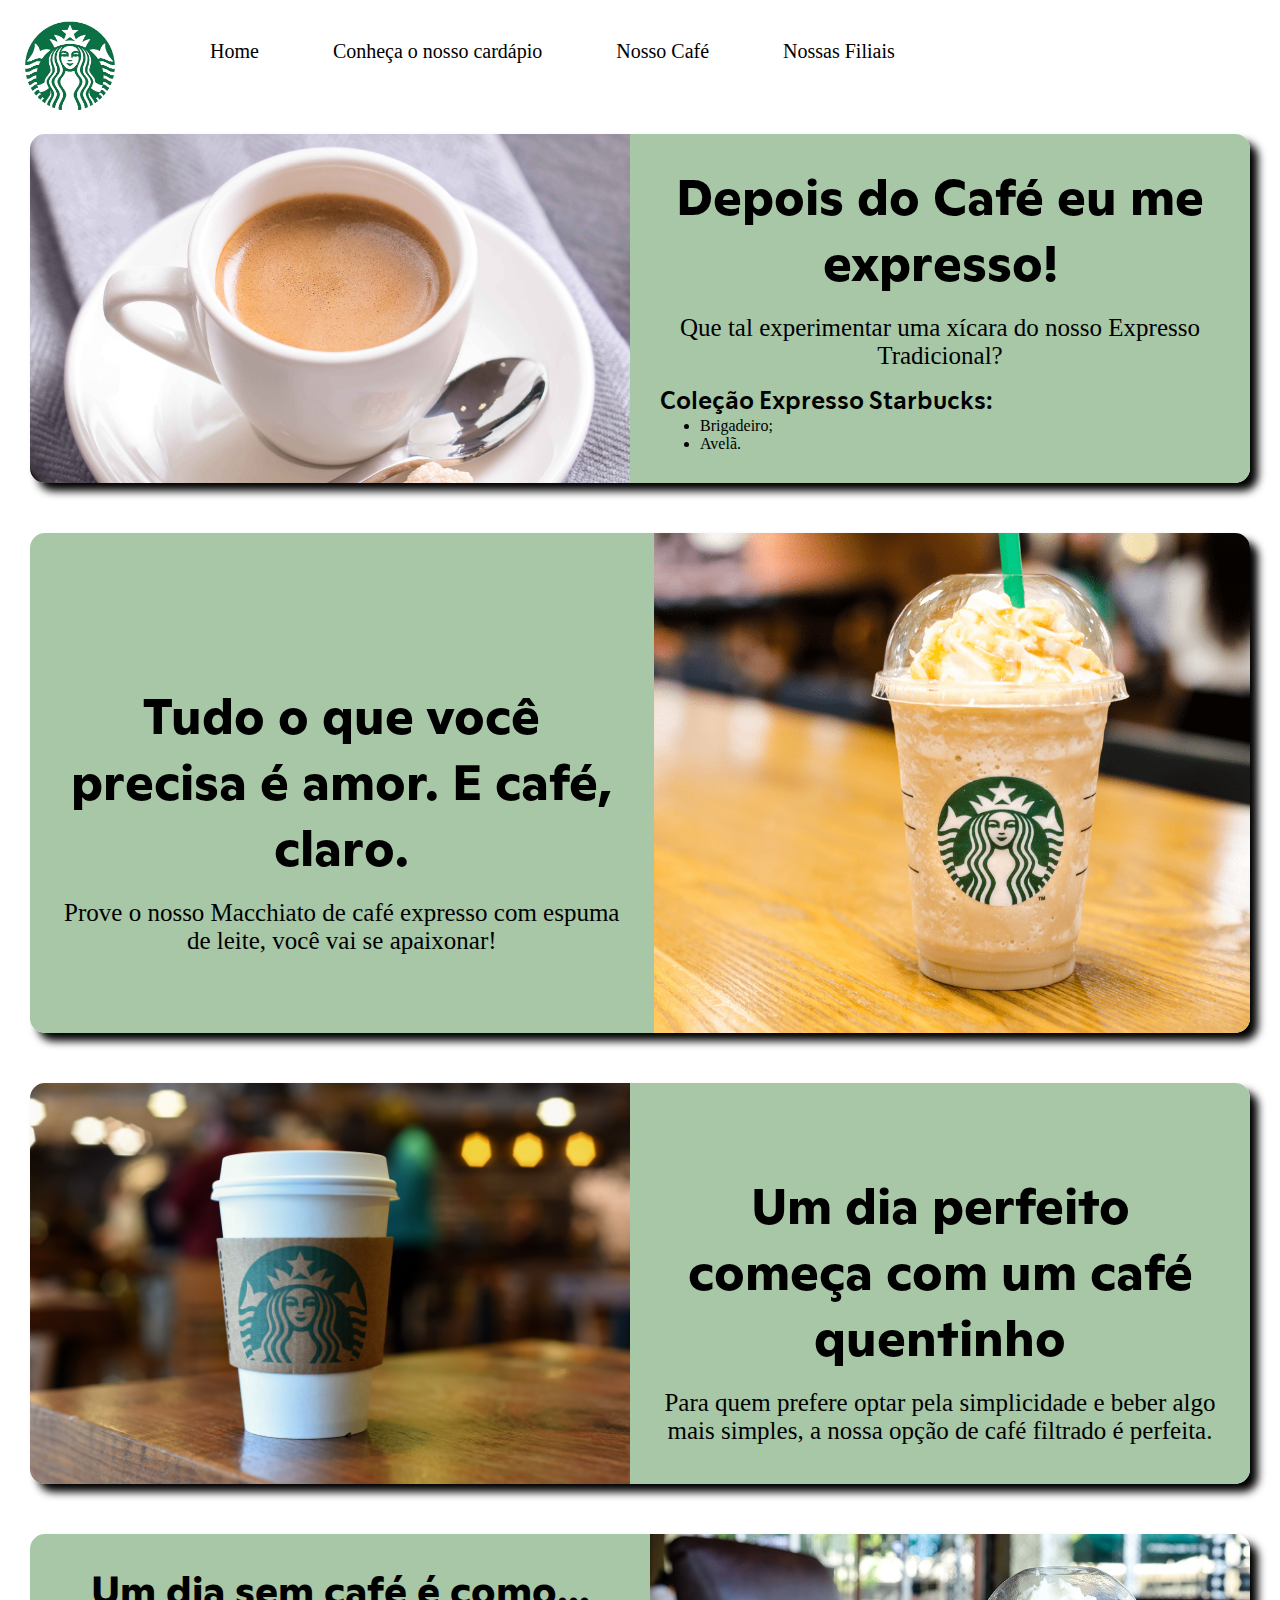
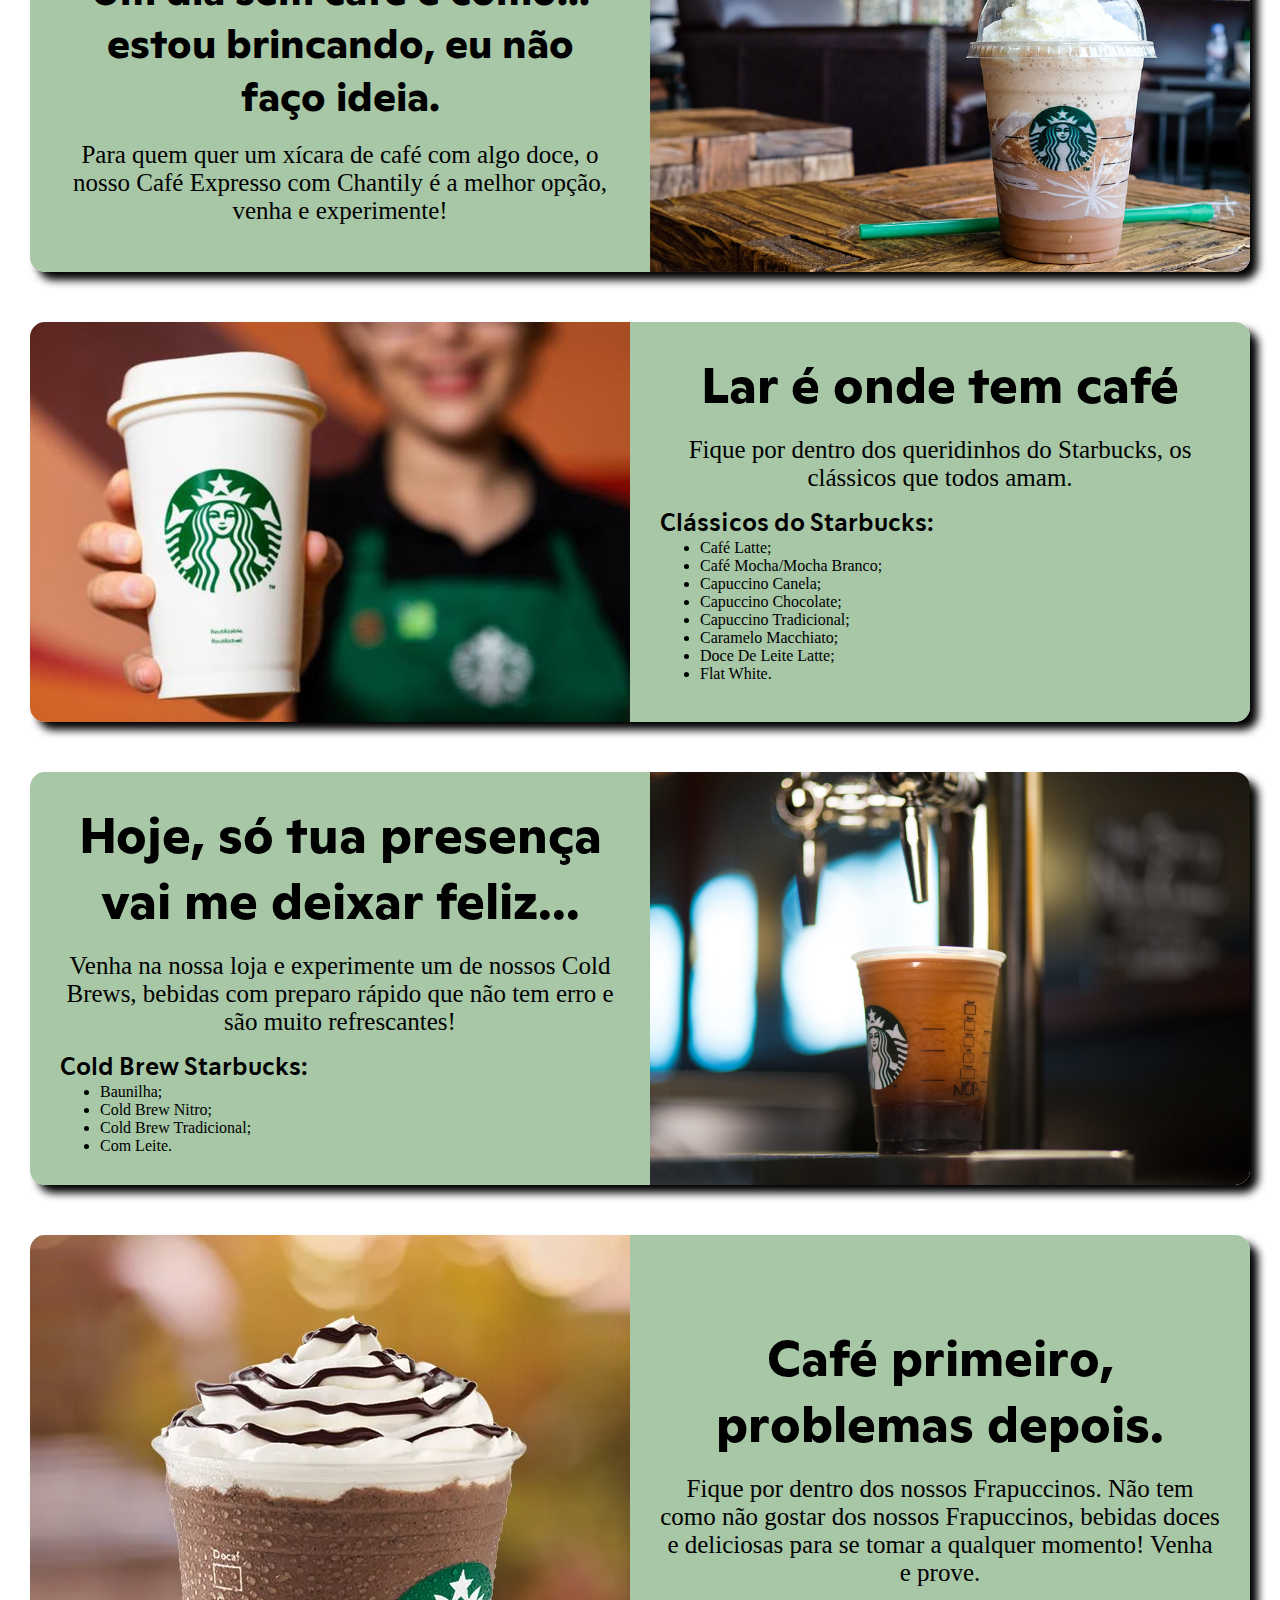
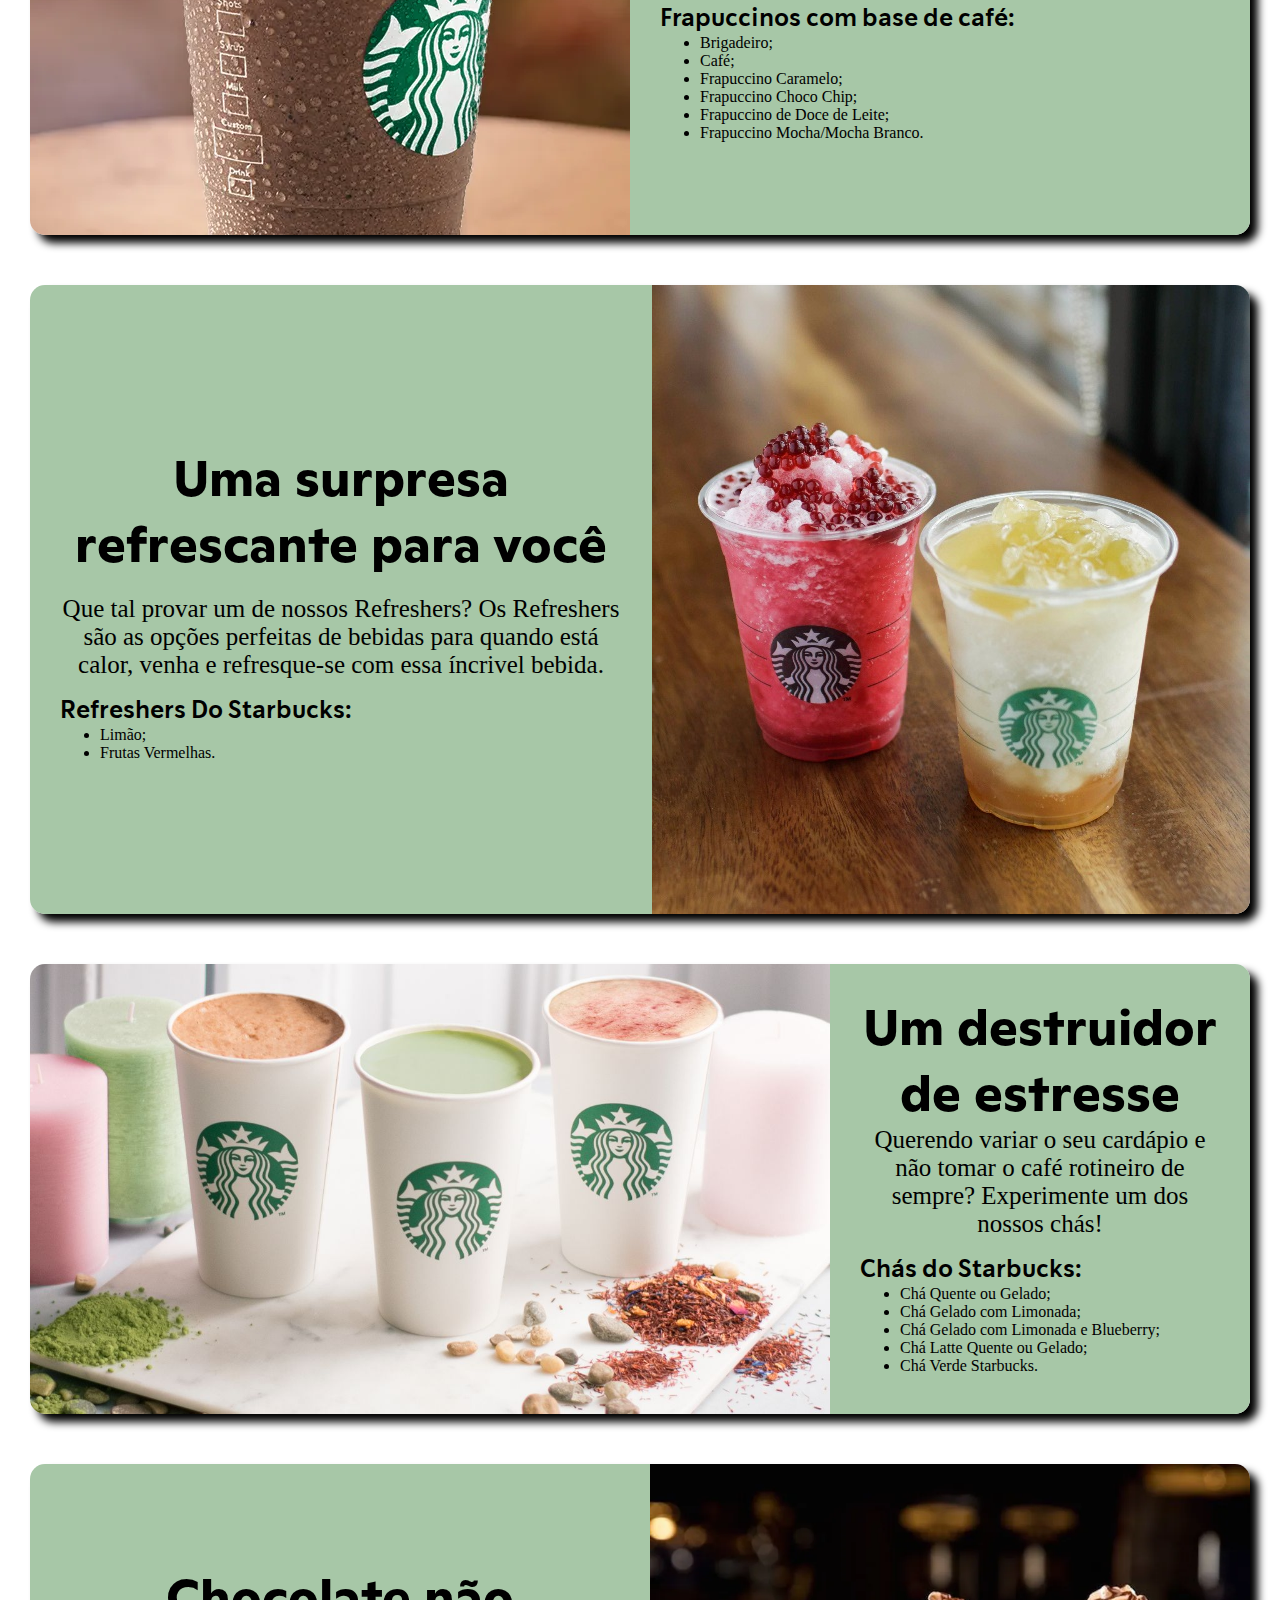
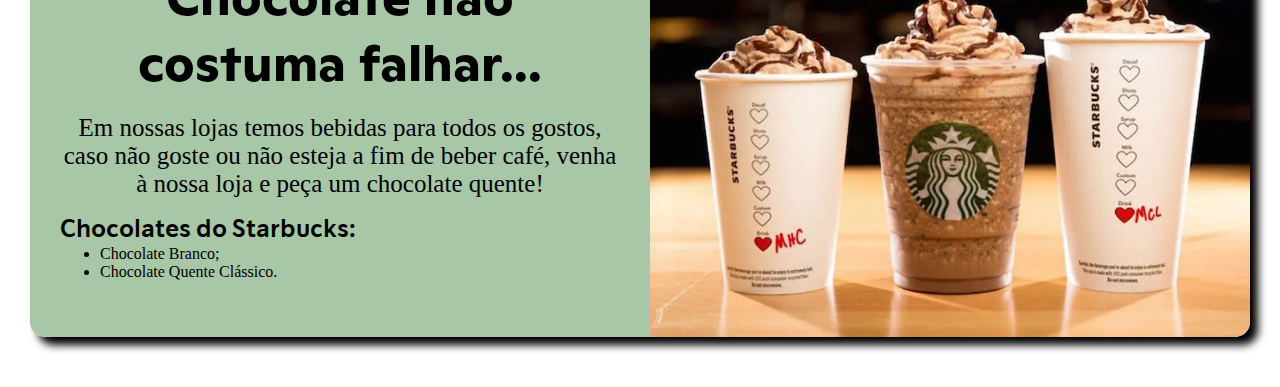
<file: src/pages/cardapio/index.html>
<!DOCTYPE html>
<html>
<head>
    <meta charset="UTF-8">
    <meta name="viewport" content="width=, initial-scale=1.0">
    <title>Nosso Cardápio</title>

    <link rel="stylesheet" href="/src/pages/cardapio/index.css">
    <link rel="stylesheet" href="/public/css/fonts.css">
    <link rel="stylesheet" href="/public/css/global.css">

</head>
<body>

    <div class="pagina-inicial">
        <img src="/public/assets/images/logo-removebg-preview.png" alt="">

        <div class="primeira-linha">
            <a href="/src/pages/starbucks/index.html">Home</a>
            <a href="/src/pages/cardapio/index.html">Conheça o nosso cardápio</a>
            <a href="/src/pages/nosso cafe/index.html">Nosso Café</a>
            <a href="/src/pages/nossas filiais/index.html">Nossas Filiais</a> 
            
        </div>
    </div>





    <div class="cardapio">

        <div class="expresso">
                <img src="/public/assets/images/cafe expresso - nosso cardapio.jpeg" alt="">

            <div class="texto-expresso">
                <h1>Depois do Café eu me expresso!</h1>
                <br>
                <p>Que tal experimentar uma xícara do nosso Expresso Tradicional?</p>
                <br>
                <h2>Coleção Expresso Starbucks:</h2>
                <ul>
                    <li>Brigadeiro;</li>
                    <li>Avelã.</li>
                </ul>
            </div>

        </div>



        <div class="macchiato">
                <img src="/public/assets/images/nosso cardapio - macchiato.png" alt="">
            
            <div class="texto-macchiato">
                <h1>Tudo o que você precisa é amor. E café, claro.</h1>
                <br>
                <p>Prove o nosso Macchiato de café expresso com espuma de leite, você vai se apaixonar!</p>
            </div>
        </div>



        <div class="filtrado">
            <img src="/public/assets/images/nosso cardapio - cafe filtrado.jpeg" alt="">

            <div class="texto-filtrado">
                <h1>Um dia perfeito começa com um café quentinho</h1>
                <br>
                <p>Para quem prefere optar pela simplicidade e beber algo mais simples, a nossa opção de café filtrado é perfeita.</p>
            </div>
        </div>



        <div class="expresso-chantily">
                <img src="/public/assets/images/nosso cardapio - expresso com chantily.jpg" alt="">

                <div class="texto-expresso-chantily">
                    <h1>Um dia sem café é como...
                    <br>estou brincando, eu não faço ideia.</h1>
                    <br>
                    <p>Para quem quer um xícara de café com algo doce, o nosso Café Expresso com Chantily é a melhor opção, venha e experimente!</p>
                </div>
        </div>



        <div class="classicos">
                <img src="/public/assets/images/nosso cardapio -  classicos starbucks.jpg" alt="">

                <div class="texto-classicos">
                    <h1>Lar é onde tem café</h1>
                    <br>
                    <p>Fique por dentro dos queridinhos do Starbucks, os clássicos que todos amam.</p>
                    <br>
                    <h2>Clássicos do Starbucks:</h2>
                    <ul>
                        <li>Café Latte;</li>
                        <li>Café Mocha/Mocha Branco;</li>
                        <li>Capuccino Canela;</li>
                        <li>Capuccino Chocolate;</li>
                        <li>Capuccino Tradicional;</li>
                        <li>Caramelo Macchiato;</li>
                        <li>Doce De Leite Latte;</li>
                        <li>Flat White.</li>
                    </ul>
                </div>
        </div>



        <div class="cold-brew">
                <img src="/public/assets/images/nosso cardapio - cold brew.jpg" alt="">

            <div class="texto-cold-brew">
                <h1>Hoje, só tua presença vai me deixar feliz...</h1>
                <br>
                <p>Venha na nossa loja e experimente um de nossos Cold Brews, bebidas com preparo rápido que não tem erro e são muito refrescantes!</p>
                <br>
                <h2>Cold Brew Starbucks:</h2>
                <ul>
                    <li>Baunilha;</li>
                    <li>Cold Brew Nitro;</li>
                    <li>Cold Brew Tradicional;</li>
                    <li>Com Leite.</li>
                </ul>
            </div>
        </div>



        <div class="frapuccino">
                <img src="/public/assets/images/nosso cardapio - frapuccino.webp" alt="">

                <div class="texto-frapuccino">
                    <h1>Café primeiro, problemas depois.</h1>
                    <br>
                    <p>Fique por dentro dos nossos Frapuccinos. Não tem como não gostar dos nossos Frapuccinos, bebidas doces e deliciosas para se tomar a qualquer momento! Venha e prove.</p>
                    <br>
                    <h2>Frapuccinos com base de café:</h2>
                    <ul>
                        <li>Brigadeiro;</li>
                        <li>Café;</li>
                        <li>Frapuccino Caramelo;</li>
                        <li>Frapuccino Choco Chip;</li>
                        <li>Frapuccino de Doce de Leite;</li>
                        <li>Frapuccino Mocha/Mocha Branco.</li>
                    </ul>
                </div>
        </div>



        <div class="refreshers">
                <img src="/public/assets/images/nosso cardapio - refreshers.jpg" alt="">

            <div class="texto-refreshers">
                <h1>Uma surpresa refrescante para você</h1>
                <br>
                <p>Que tal provar um de nossos Refreshers? Os Refreshers são as opções perfeitas de bebidas para quando está calor, venha e refresque-se com essa íncrivel bebida.</p>
                <br>
                <h2>Refreshers Do Starbucks:</h2>
                <ul>
                    <li>Limão;</li>
                    <li>Frutas Vermelhas.</li>
                </ul>
            </div>
        </div>


        

        <div class="cha">
                <img src="/public/assets/images/nosso cardapio - cha.jpg" alt="">

            <div class="texto-cha">
                <h1>Um destruidor de estresse</h1>
                <p>Querendo variar o seu cardápio e não tomar o café rotineiro de sempre? Experimente um dos nossos chás!</p>
                <br>
                <h2>Chás do Starbucks:</h2>
                <ul>
                    <li>Chá Quente ou Gelado;</li>
                    <li>Chá Gelado com Limonada;</li>
                    <li>Chá Gelado com Limonada e Blueberry;</li>
                    <li>Chá Latte Quente ou Gelado;</li>
                    <li>Chá Verde Starbucks.</li>
                </ul>
            </div>
        </div>



        <div class="chocolate">
                <img src="/public/assets/images/nosso cardapio - chocolate.webp" alt="">

            <div class="texto-chocolate">
                <h1>Chocolate não costuma falhar...</h1>
                <br>
                <p>Em nossas lojas temos bebidas para todos os gostos, caso não goste ou não esteja a fim de beber café, venha à nossa loja e peça um chocolate quente!</p>
                <br>
                <h2>Chocolates do Starbucks:</h2>
                <ul>
                    <li>Chocolate Branco;</li>
                    <li>Chocolate Quente Clássico.</li>
                </ul>
            </div>
        </div>
        


    </div>

    
</body>
</html>
</file>
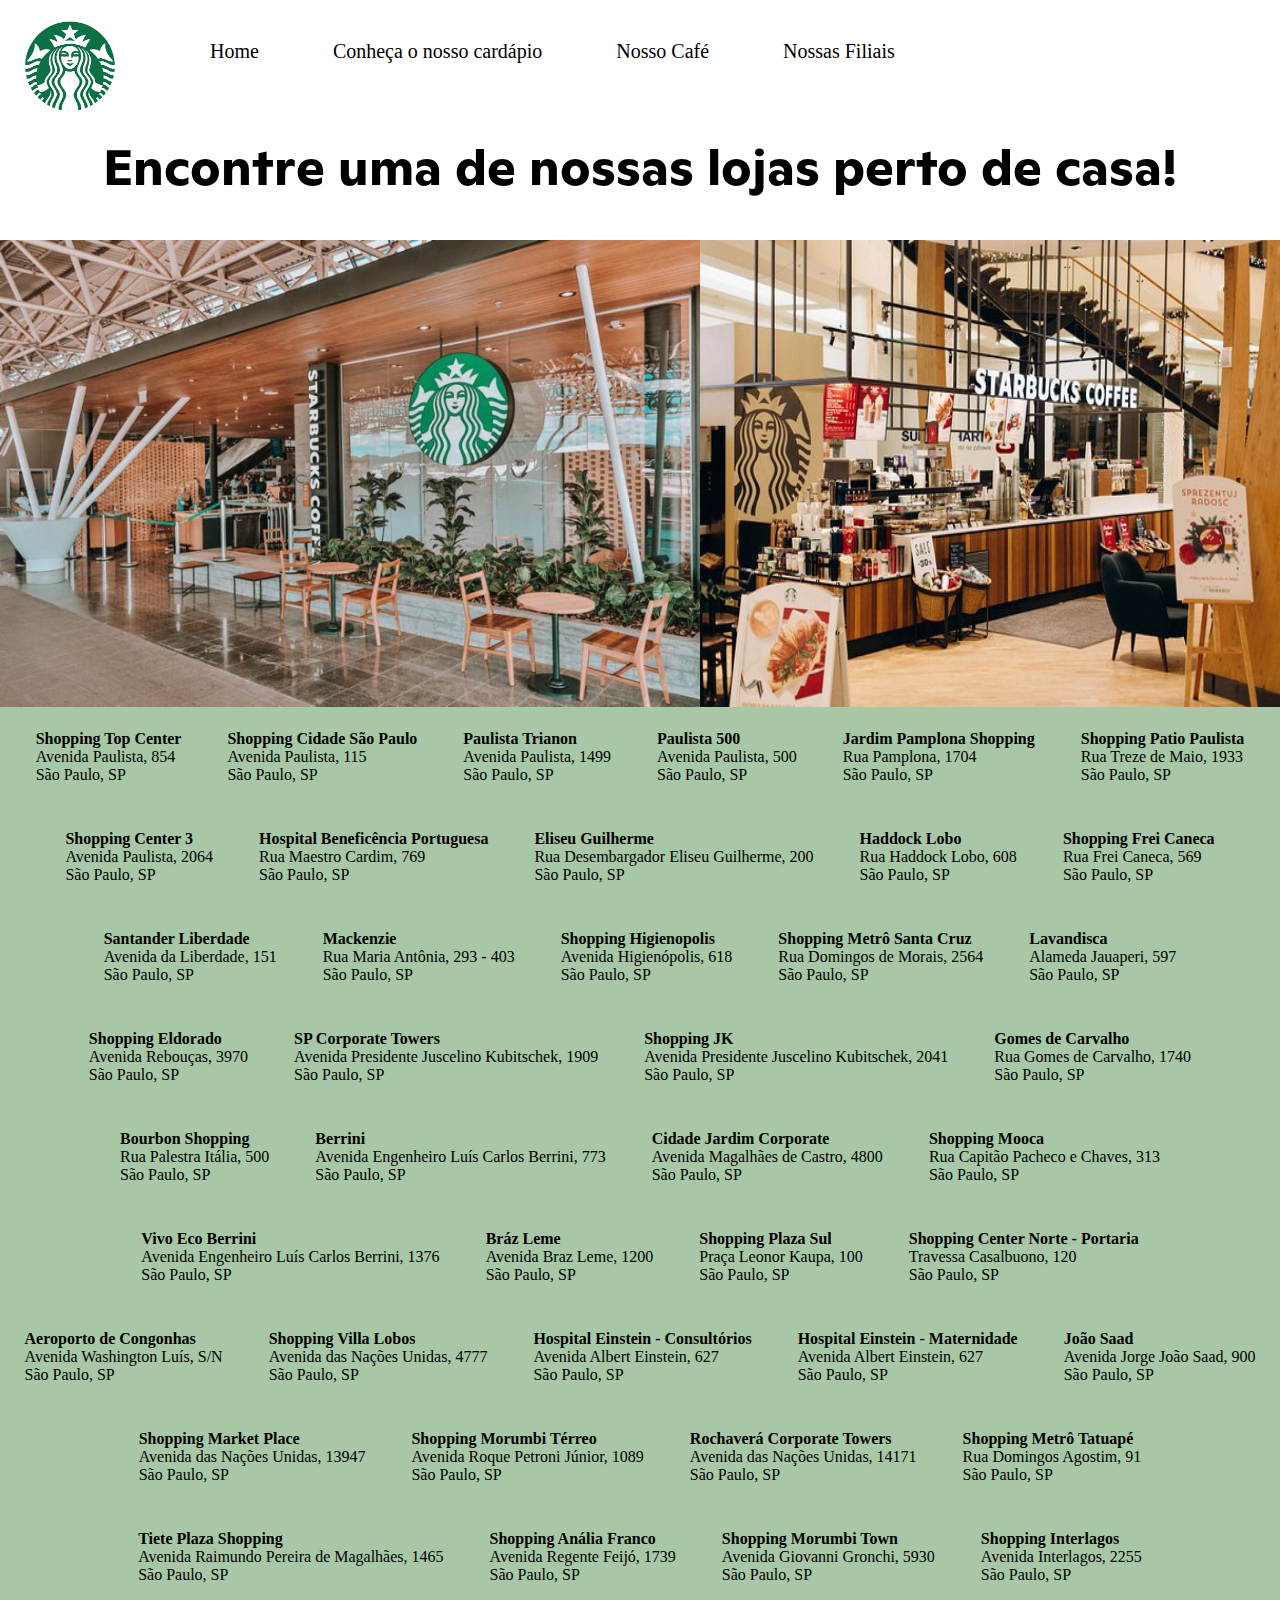
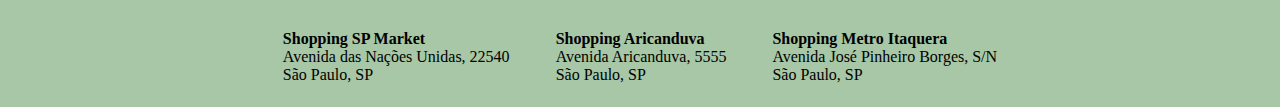
<file: src/pages/nossas filiais/index.html>
<!DOCTYPE html>
<html>
<head>
    <meta charset="UTF-8">
    <meta name="viewport" content="width=device-width, initial-scale=1.0">
    <title>Nossas Filiais</title>

    <link rel="stylesheet" href="/src/pages/nossas filiais/index.css">
    <link rel="stylesheet" href="/public/css/fonts.css">
    <link rel="stylesheet" href="/public/css/global.css">
    
</head>
<body>

    <div class="pagina-inicial">
        <img src="/public/assets/images/logo-removebg-preview.png" alt="">

        <div class="primeira-linha">
            <a href="/src/pages/starbucks/index.html">Home</a>
            <a href="/src/pages/cardapio/index.html">Conheça o nosso cardápio</a>
            <a href="/src/pages/nosso cafe/index.html">Nosso Café</a>
            <a href="/src/pages/nossas filiais/index.html">Nossas Filiais</a> 
            
        </div>
    </div>


    <h1>Encontre uma de nossas lojas perto de casa!</h1>

    <div class="imagens">
        <img src="/public/assets/images/nossas filiais.jpg" alt="">
        <img src="/public/assets/images/nossas filiais 2.jpg" alt="">
    </div>

    


    <div class="nossas-filiais">

        <div class="endereco">
            <h4>Shopping Top Center</h4>
            
            <p>Avenida Paulista, 854 <br> São Paulo, SP</p>
        </div>



        <div class="endereco">
            <h4>Shopping Cidade São Paulo</h4>

            <p>Avenida Paulista, 115 <br> São Paulo, SP</p>
        </div>



        <div class="endereco">
            <h4>Paulista Trianon</h4>

            <p>Avenida Paulista, 1499 <br> São Paulo, SP</p>
        </div>



        <div class="endereco">
            <h4>Paulista 500</h4>

            <p>Avenida Paulista, 500 <br> São Paulo, SP</p>
        </div>



        <div class="endereco">
            <h4>Jardim Pamplona Shopping</h4>

            <p>Rua Pamplona, 1704 <br> São Paulo, SP</p>
        </div>



        <div class="endereco">
            <h4>Shopping Patio Paulista</h4>

            <p>Rua Treze de Maio, 1933 <br> São Paulo, SP</p>
        </div>



        <div class="endereco">
            <h4>Shopping Center 3</h4>

            <p>Avenida Paulista, 2064 <br> São Paulo, SP</p>
        </div>



        <div class="endereco">
            <h4>Hospital Beneficência Portuguesa</h4>

            <p>Rua Maestro Cardim, 769 <br> São Paulo, SP</p>
        </div>



        <div class="endereco">
            <h4>Eliseu Guilherme</h4>

            <p>Rua Desembargador Eliseu Guilherme, 200 <br> São Paulo, SP</p>
        </div>



        <div class="endereco">
            <h4>Haddock Lobo</h4>

            <p>Rua Haddock Lobo, 608 <br> São Paulo, SP</p>
        </div>



        <div class="endereco">
            <h4>Shopping Frei Caneca</h4>

            <p>Rua Frei Caneca, 569 <br> São Paulo, SP</p>
        </div>



        <div class="endereco">
            <h4>Santander Liberdade</h4>

            <p>Avenida da Liberdade, 151 <br> São Paulo, SP</p>
        </div>



        <div class="endereco">
            <h4>Mackenzie</h4>

            <p>Rua Maria Antônia, 293 - 403 <br> São Paulo, SP</p>
        </div>



        <div class="endereco">
            <h4>Shopping Higienopolis</h4>

            <p>Avenida Higienópolis, 618 <br> São Paulo, SP</p>
        </div>



        <div class="endereco">
            <h4>Shopping Metrô Santa Cruz</h4>

            <p>Rua Domingos de Morais, 2564 <br> São Paulo, SP</p>
        </div>



        <div class="endereco">
            <h4>Lavandisca</h4>

            <p>Alameda Jauaperi, 597 <br> São Paulo, SP</p>
        </div>



        <div class="endereco">
            <h4>Shopping Eldorado</h4>

            <p>Avenida Rebouças, 3970 <br> São Paulo, SP</p>
        </div>



        <div class="endereco">
            <h4>SP Corporate Towers</h4>

            <p>Avenida Presidente Juscelino Kubitschek, 1909 <br> São Paulo, SP</p>
        </div>



        <div class="endereco">
            <h4>Shopping JK</h4>

            <p>Avenida Presidente Juscelino Kubitschek, 2041 <br> São Paulo, SP</p>
        </div>



        <div class="endereco">
            <h4>Gomes de Carvalho</h4>

            <p>Rua Gomes de Carvalho, 1740 <br> São Paulo, SP</p>
        </div>



        <div class="endereco">
            <h4>Bourbon Shopping</h4>

            <p>Rua Palestra Itália, 500 <br> São Paulo, SP</p>
        </div>


        
        <div class="endereco">
            <h4>Berrini</h4>

            <p>Avenida Engenheiro Luís Carlos Berrini, 773 <br> São Paulo, SP</p>
        </div>



        <div class="endereco">
            <h4>Cidade Jardim Corporate</h4>

            <p>Avenida Magalhães de Castro, 4800 <br> São Paulo, SP</p>
        </div>



        <div class="endereco">
            <h4>Shopping Mooca</h4>

            <p>Rua Capitão Pacheco e Chaves, 313 <br> São Paulo, SP</p>
        </div>



        <div class="endereco">
            <h4>Vivo Eco Berrini</h4>

            <p>Avenida Engenheiro Luís Carlos Berrini, 1376 <br> São Paulo, SP</p>
        </div>



        <div class="endereco">
            <h4>Bráz Leme</h4>

            <p>Avenida Braz Leme, 1200 <br> São Paulo, SP</p>
        </div>



        <div class="endereco">
            <h4>Shopping Plaza Sul</h4>

            <p>Praça Leonor Kaupa, 100 <br> São Paulo, SP</p>
        </div>



        <div class="endereco">
            <h4>Shopping Center Norte - Portaria</h4>

            <p>Travessa Casalbuono, 120 <br> São Paulo, SP</p>
        </div>



        <div class="endereco">
            <h4>Aeroporto de Congonhas</h4>

            <p>Avenida Washington Luís, S/N <br> São Paulo, SP</p>
        </div>



        <div class="endereco">
            <h4>Shopping Villa Lobos</h4>

            <p>Avenida das Nações Unidas, 4777 <br> São Paulo, SP</p>
        </div>



        <div class="endereco">
            <h4>Hospital Einstein - Consultórios</h4>

            <p>Avenida Albert Einstein, 627 <br> São Paulo, SP</p>
        </div>



        <div class="endereco">
            <h4>Hospital Einstein - Maternidade</h4>

            <p>Avenida Albert Einstein, 627 <br> São Paulo, SP</p>
        </div>



        <div class="endereco">
            <h4>João Saad</h4>

            <p>Avenida Jorge João Saad, 900 <br> São Paulo, SP</p>
        </div>



        <div class="endereco">
            <h4>Shopping Market Place</h4>

            <p>Avenida das Nações Unidas, 13947 <br> São Paulo, SP</p>
        </div>



        <div class="endereco">
            <h4>Shopping Morumbi Térreo</h4>

            <p>Avenida Roque Petroni Júnior, 1089 <br> São Paulo, SP</p>
        </div>



        <div class="endereco">
            <h4>Rochaverá Corporate Towers</h4>

            <p>Avenida das Nações Unidas, 14171 <br> São Paulo, SP</p>
        </div>



        <div class="endereco">
            <h4>Shopping Metrô Tatuapé</h4>

            <p>Rua Domingos Agostim, 91 <br> São Paulo, SP</p>
        </div>



        <div class="endereco">
            <h4>Tiete Plaza Shopping</h4>

            <p>Avenida Raimundo Pereira de Magalhães, 1465 <br> São Paulo, SP</p>
        </div>



        <div class="endereco">
            <h4>Shopping Anália Franco</h4>

            <p>Avenida Regente Feijó, 1739 <br> São Paulo, SP</p>
        </div>



        <div class="endereco">
            <h4>Shopping Morumbi Town</h4>

            <p>Avenida Giovanni Gronchi, 5930 <br> São Paulo, SP</p>
        </div>



        <div class="endereco">
            <h4>Shopping Interlagos</h4>

            <p>Avenida Interlagos, 2255 <br> São Paulo, SP</p>
        </div>



        <div class="endereco">
            <h4>Shopping SP Market</h4>

            <p>Avenida das Nações Unidas, 22540 <br> São Paulo, SP</p>
        </div>



        <div class="endereco">
            <h4>Shopping Aricanduva</h4>

            <p>Avenida Aricanduva, 5555 <br> São Paulo, SP</p>
        </div>



        <div class="endereco">
            <h4>Shopping Metro Itaquera</h4>

            <p>Avenida José Pinheiro Borges, S/N <br> São Paulo, SP</p>
        </div>


    </div>
</body>
</html>
</file>
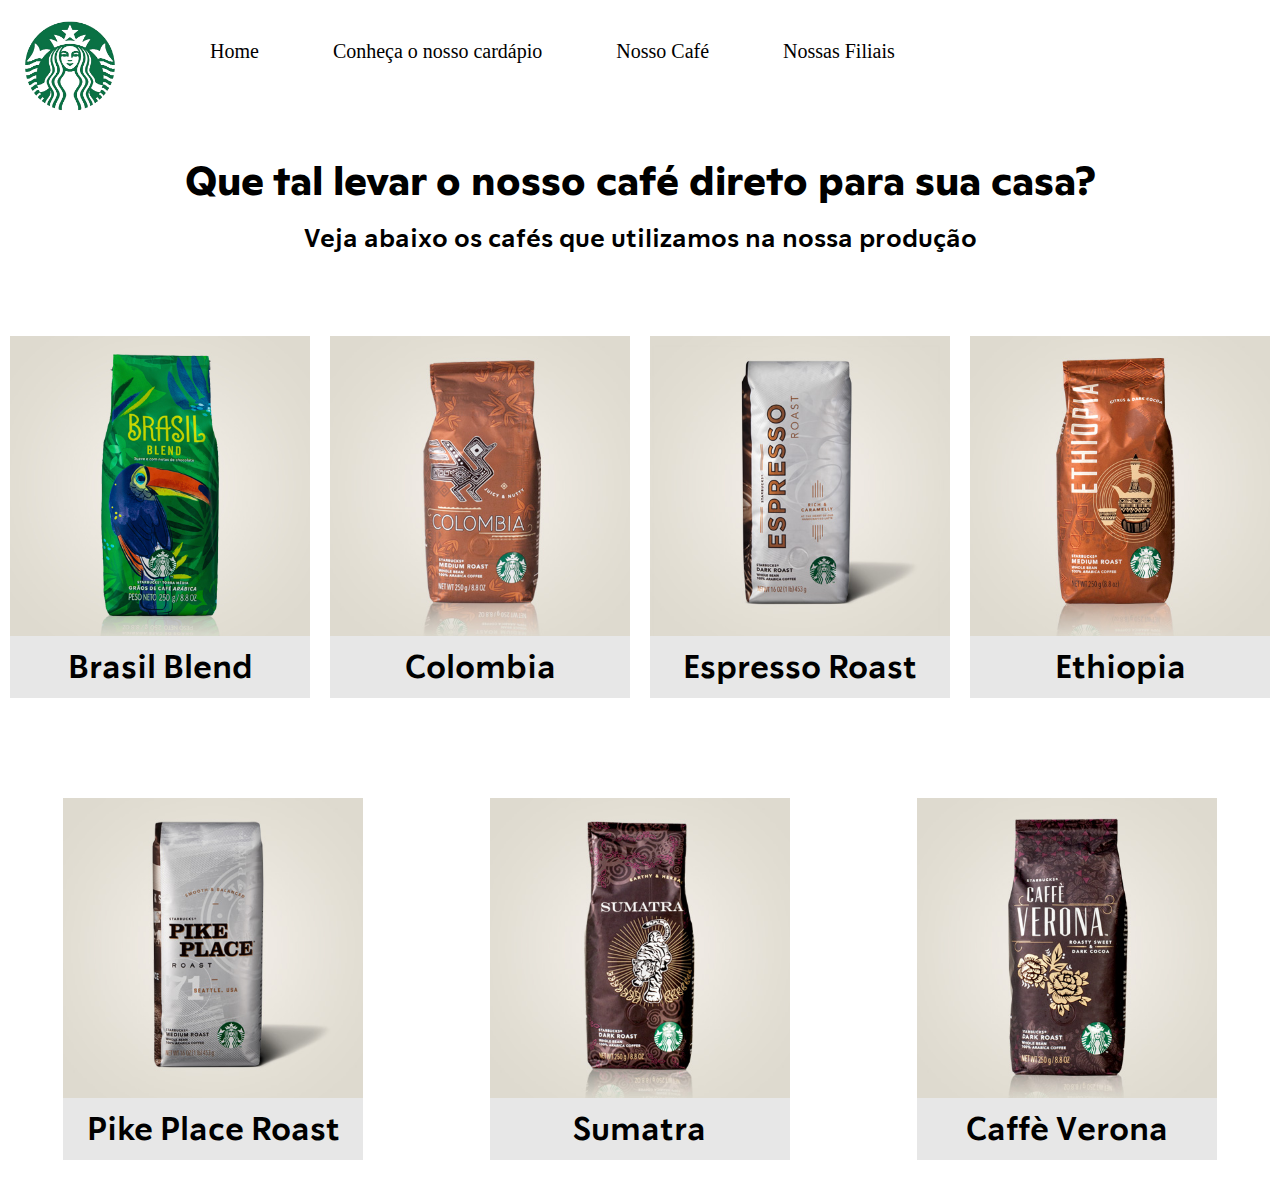
<file: src/pages/nosso cafe/index.html>
<!DOCTYPE html>
<html>
<head>
    <meta charset="UTF-8">
    <meta name="viewport" content="width=device-width, initial-scale=1.0">
    <title>Nosso Café</title>

    <link rel="stylesheet" href="/src/pages/nosso cafe/index.css">
    <link rel="stylesheet" href="/public/css/fonts.css">
    <link rel="stylesheet" href="/public/css/global.css">
</head>
<body>

    <div class="pagina-inicial">
        <img src="/public/assets/images/logo-removebg-preview.png" alt="">

        <div class="primeira-linha">
            <a href="/src/pages/starbucks/index.html">Home</a>
            <a href="/src/pages/cardapio/index.html">Conheça o nosso cardápio</a>
            <a href="/src/pages/nosso cafe/index.html">Nosso Café</a>
            <a href="/src/pages/nossas filiais/index.html">Nossas Filiais</a> 
            
        </div>
    </div>



    <div class="titulo">
        <h1>Que tal levar o nosso café direto para sua casa?</h1>
        <br>
        <h2>Veja abaixo os cafés que utilizamos na nossa produção</h2>
    </div>



    <div class="primeira-fileira">

        <div class="cartao">
            <img src="/public/assets/images/cafe blend.jpg" alt="">
            <h1>Brasil Blend</h1>
        </div>

        <div class="cartao">
            <img src="/public/assets/images/cafe colombia.jpg" alt="">
            <h1>Colombia</h1>
        </div>

        <div class="cartao">
            <img src="/public/assets/images/cafe expresso roast.jpg" alt="">
            <h1>Espresso Roast</h1>
        </div>

        <div class="cartao">
            <img src="/public/assets/images/cafe ethiopia.jpg" alt="">
            <h1>Ethiopia</h1>
        </div>

    </div>



    <div class="segunda-fileira">

        <div class="cartao">
            <img src="/public/assets/images/cafe pike place roast.jpg" alt="">
            <h1>Pike Place Roast</h1>
        </div>

        <div class="cartao">
            <img src="/public/assets/images/cafe sumatra.jpg" alt="">
            <h1>Sumatra</h1>
        </div>

        <div class="cartao">
            <img src="/public/assets/images/cafe verona.jpg" alt="">
            <h1>Caffè Verona</h1>
        </div>
        
    </div>
    
</body>
</html>
</file>
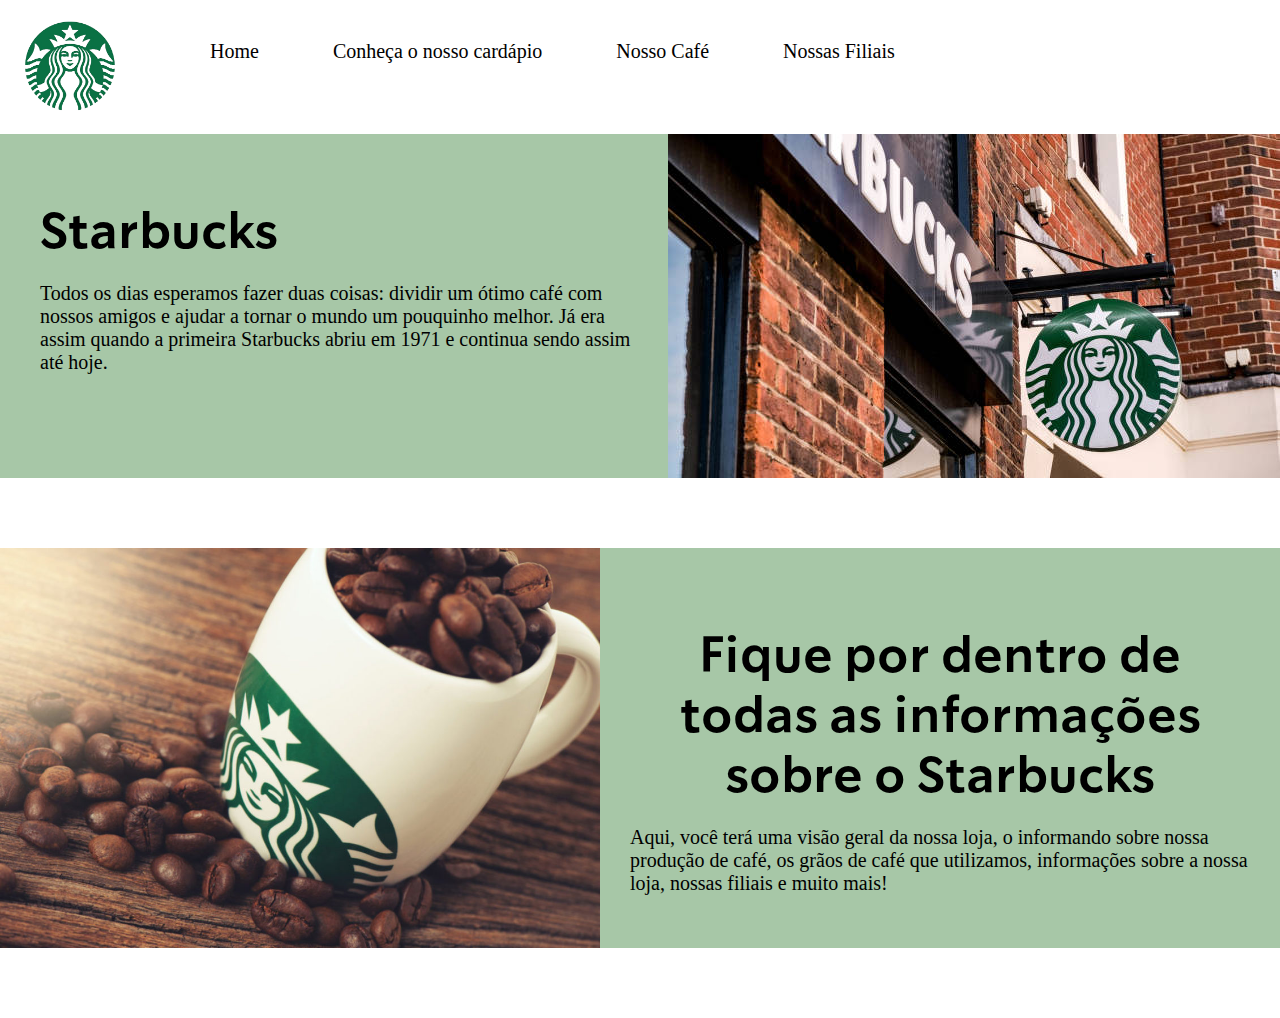
<file: src/pages/starbucks/index.html>
<!DOCTYPE html>
<html>
<head>
    <meta charset="UTF-8">
    <meta name="viewport" content="width=device-width, initial-scale=1.0">
    <title>Site - Starbucks</title>

    <link rel="stylesheet" href="/src/pages/starbucks/index.css">
    <link rel="stylesheet" href="/public/css/fonts.css">
    <link rel="stylesheet" href="/public/css/global.css">

</head>
<body>

    <div class="pagina-inicial">
        <img src="/public/assets/images/logo-removebg-preview.png" alt="">

        <div class="primeira-linha">
            <a href="/src/pages/starbucks/index.html">Home</a>
            <a href="/src/pages/cardapio/index.html">Conheça o nosso cardápio</a>
            <a href="/src/pages/nosso cafe/index.html">Nosso Café</a>
            <a href="/src/pages/nossas filiais/index.html">Nossas Filiais</a> 
            
        </div>
    </div>



    <div class="faixa">
        <div class="texto">
            <h1>Starbucks</h1>
            <br>
            <p>Todos os dias esperamos fazer duas coisas: dividir um ótimo café com nossos amigos e ajudar a tornar o mundo um pouquinho melhor. Já era assim quando a primeira Starbucks abriu em 1971 e continua sendo assim até hoje.</p>
        </div>
        <img src="/public/assets/images/starbucks.jpg" alt="">
    </div>




    <div class="segunda-pagina">
            <img src="/public/assets/images/nosso cafe.jpg" alt="">
        <div class="texto2">
            <h1>Fique por dentro de todas as informações sobre o Starbucks</h1>
            <br>
            <p>Aqui, você terá uma visão geral da nossa loja, o informando sobre nossa produção de café, os grãos de café que utilizamos, informações sobre a nossa loja, nossas filiais e muito mais!</p>
            
        </div>
    </div>
    
</body>
</html>
</file>
<file: src/pages/cardapio/index.css>
.pagina-inicial{
    display: flex;
}

.primeira-linha{
   padding-top: 40px; 
}

.pagina-inicial img{
    width: 100px;
    margin: 20px;
}

.primeira-linha a{
    text-decoration: none;
    color: #000;
    font-size: 20px;
    padding-left: 70px;
}





.expresso{
    display: flex;
    margin-left: 30px;
    margin-right: 30px;
    margin-bottom: 50px;
    border-radius: 15px;
    box-shadow: #000 8px 8px 8px;
}

.expresso img{
    width: 600px;
    border-top-left-radius: 15px;
    border-bottom-left-radius: 15px;
}

.texto-expresso{
    padding: 30px;
    background-color: #a7c7a7;
    border-top-right-radius: 15px;
    border-bottom-right-radius: 15px;
}

.texto-expresso h1{
    font-size: 50px;
    text-align: center;
    font-family: 'fonte-titulos1';
}

.texto-expresso h2{
    font-family: 'fonte-titulos2';
}

.texto-expresso p{
    font-size: 25px;
    text-align: center;
}





.macchiato{
    display: flex;
    flex-direction: row-reverse;
    margin-left: 30px;
    margin-right: 30px;
    margin-bottom: 50px;
    border-radius: 15px;
    box-shadow: #000 8px 8px 8px;
}

.macchiato img{
    width: 600px;
    height: 500px;
    border-top-right-radius: 15px;
    border-bottom-right-radius: 15px;
}

.texto-macchiato{
    padding: 30px;
    background-color: #a7c7a7;
    padding-top: 150px;
    border-top-left-radius: 15px;
    border-bottom-left-radius: 15px;
}

.texto-macchiato h1{
    font-size: 50px;
    text-align: center;
    font-family: 'fonte-titulos1';
}

.texto-macchiato p{
    font-size: 25px;
    text-align: center;
}






.filtrado{
    display: flex;
    margin-left: 30px;
    margin-right: 30px;
    margin-bottom: 50px;
    border-radius: 15px;
    box-shadow: #000 8px 8px 8px;
}

.filtrado img{
    width: 600px;
    border-top-left-radius: 15px;
    border-bottom-left-radius: 15px;
}

.texto-filtrado{
    padding: 30px;
    background-color: #a7c7a7;
    padding-top: 90px;
    border-top-right-radius: 15px;
    border-bottom-right-radius: 15px;
}

.texto-filtrado h1{
    font-size: 50px;
    text-align: center;
    font-family: 'fonte-titulos1';
}

.texto-filtrado p{
    font-size: 25px;
    text-align: center;
}






.expresso-chantily{
    display: flex;
    flex-direction: row-reverse;
    margin-left: 30px;
    margin-right: 30px;
    margin-bottom: 50px;
    border-radius: 15px;
    box-shadow: #000 8px 8px 8px;
}

.expresso-chantily img{
    width: 600px;
    border-top-right-radius: 15px;
    border-bottom-right-radius: 15px;
}

.texto-expresso-chantily{
    padding: 30px;
    background-color: #a7c7a7;
    border-top-left-radius: 15px;
    border-bottom-left-radius: 15px;
}

.texto-expresso-chantily h1{
    font-size: 40px;
    text-align: center;
    font-family: 'fonte-titulos1';
}

.texto-expresso-chantily h2{
    font-family: 'fonte-titulos2';
}

.texto-expresso-chantily p{
    font-size: 25px;
    text-align: center;
}






.classicos{
    display: flex;
    margin-left: 30px;
    margin-right: 30px;
    margin-bottom: 50px;
    border-radius: 15px;
    box-shadow: #000 8px 8px 8px;
}

.classicos img{
    width: 600px;
    border-top-left-radius: 15px;
    border-bottom-left-radius: 15px;
}

.texto-classicos{
    padding: 30px;
    background-color: #a7c7a7;
    border-top-right-radius: 15px;
    border-bottom-right-radius: 15px;
}

.texto-classicos h1{
    font-size: 50px;
    text-align: center;
    font-family: 'fonte-titulos1';
}

.texto-classicos h2{
    font-family: 'fonte-titulos2';
}

.texto-classicos p{
    font-size: 25px;
    text-align: center;
}






.cold-brew{
    display: flex;
    flex-direction: row-reverse;
    margin-left: 30px;
    margin-right: 30px;
    margin-bottom: 50px;
    border-radius: 15px;
    box-shadow: #000 8px 8px 8px;
}

.cold-brew img{
    width: 600px;
    border-top-right-radius: 15px;
    border-bottom-right-radius: 15px;
}

.texto-cold-brew{
    padding: 30px;
    background-color: #a7c7a7;
    border-top-left-radius: 15px;
    border-bottom-left-radius: 15px;
}

.texto-cold-brew h1{
    font-size: 50px;
    text-align: center;
    font-family: 'fonte-titulos1';
}

.texto-cold-brew h2{
    font-family: 'fonte-titulos2';
}

.texto-cold-brew p{
    font-size: 25px;
    text-align: center;
}





.frapuccino{
    display: flex;
    margin-left: 30px;
    margin-right: 30px;
    margin-bottom: 50px;
    border-radius: 15px;
    box-shadow: #000 8px 8px 8px;
}

.frapuccino img{
    width: 600px;
    border-top-left-radius: 15px;
    border-bottom-left-radius: 15px;
}

.texto-frapuccino{
    padding: 30px;
    background-color: #a7c7a7;
    padding-top: 90px;
    border-top-right-radius: 15px;
    border-bottom-right-radius: 15px;
}

.texto-frapuccino h1{
    font-size: 50px;
    text-align: center;
    font-family: 'fonte-titulos1';
}

.texto-frapuccino h2{
    font-family: 'fonte-titulos2';
}

.texto-frapuccino p{
    font-size: 25px;
    text-align: center;

}





.refreshers{
    display: flex;
    flex-direction: row-reverse;
    margin-left: 30px;
    margin-right: 30px;
    margin-bottom: 50px;
    border-radius: 15px;
    box-shadow: #000 8px 8px 8px;
}

.refreshers img{
    border-top-right-radius: 15px;
    border-bottom-right-radius: 15px;
}


.texto-refreshers{
    padding: 30px;
    background-color: #a7c7a7;
    padding-top: 160px;
    border-top-left-radius: 15px;
    border-bottom-left-radius: 15px;
}

.texto-refreshers h1{
    font-size: 50px;
    text-align: center;
    font-family: 'fonte-titulos1';
}

.texto-refreshers h2{
    font-family: 'fonte-titulos2';
}

.texto-refreshers p{
    font-size: 25px;
    text-align: center;
}







.cha{
    display: flex;
    margin-left: 30px;
    margin-right: 30px;
    margin-bottom: 50px;
    border-radius: 15px;
    box-shadow: #000 8px 8px 8px;
}

.cha img{
    width: 800px;
    border-top-left-radius: 15px;
    border-bottom-left-radius: 15px;
}


.texto-cha{
    padding: 30px;
    background-color: #a7c7a7;
    border-top-right-radius: 15px;
    border-bottom-right-radius: 15px;
}

.texto-cha h1{
    font-size: 50px;
    text-align: center;
    font-family: 'fonte-titulos1';
}

.texto-cha h2{
    font-family: 'fonte-titulos2';
}

.texto-cha p{
    font-size: 25px;
    text-align: center;
}







.chocolate{
    display: flex;
    flex-direction: row-reverse;
    margin-left: 30px;
    margin-right: 30px;
    margin-bottom: 50px;
    border-radius: 15px;
    box-shadow: #000 8px 8px 8px;
}

.chocolate img{
    width: 600px;
    border-top-right-radius: 15px;
    border-bottom-right-radius: 15px;
}


.texto-chocolate{
    padding: 30px;
    background-color: #a7c7a7;
    padding-top: 100px;
    border-top-left-radius: 15px;
    border-bottom-left-radius: 15px;
}

.texto-chocolate h1{
    font-size: 50px;
    text-align: center;
    font-family: 'fonte-titulos1';
}

.texto-chocolate h2{
    font-family: 'fonte-titulos2';
}

.texto-chocolate p{
    font-size: 25px;
    text-align: center;
}
</file>
<file: public/css/fonts.css>
@font-face {
    font-family: 'fonte-titulos1';
    src: url(/public/assets/fonts/65274471f1a58fe9565b9ca9_60ae8e384c11e54fd6986f3b_ABCGintoNormal-Bold.woff);
}

@font-face {
    font-family: 'fonte-titulos2';
    src: url(/public/assets/fonts/SoDoSans-SemiBold.woff);
}

@font-face {
    font-family: 'fonte-textos';
    src: url();
}
</file>
<file: public/css/global.css>
*{
    margin: 0px;
    box-sizing: border-box;
}
</file>
<file: src/pages/nossas filiais/index.css>
.pagina-inicial{
    display: flex;
}

.primeira-linha{
   padding-top: 40px; 
}

.pagina-inicial img{
    width: 100px;
    margin: 20px;
}

.primeira-linha a{
    text-decoration: none;
    color: #000;
    font-size: 20px;
    padding-left: 70px;
}





.imagens {
    display: flex;
}

img{
    width: 700px;
}






.nossas-filiais{
    display: flex;
    flex-wrap: wrap;
    justify-content: center;
    background-color: #a7c7a7;
}

.endereco{
    padding: 23px;
}

h1{
    text-align: center;
    margin-bottom: 40px;
    font-size: 50px;
    font-family: 'fonte-titulos1';
}
</file>
<file: src/pages/nosso cafe/index.css>
.pagina-inicial{
    display: flex;
}

.primeira-linha{
   padding-top: 40px; 
}

.pagina-inicial img{
    width: 100px;
    margin: 20px;
}

.primeira-linha a{
    text-decoration: none;
    color: #000;
    font-size: 20px;
    padding-left: 70px;
}




.titulo{
    text-align: center;
    margin-top: 20px;
}

.titulo h1{
    font-size: 40px;
    font-family: 'fonte-titulos1';
}

.titulo h2{
    font-size: 25px;
    font-family: 'fonte-titulos2';
}



.primeira-fileira{
    display: flex;
    justify-content: space-around;
    margin-top: 80px;
}

.primeira-fileira img{
    width: 300px;
}

.primeira-fileira h1{
    text-align: center;
    font-family: 'fonte-titulos2';
}







.segunda-fileira{
    display: flex;
    justify-content: space-around;
    margin-top: 100px;
    margin-bottom: 40px;
}

.segunda-fileira img{
    width: 300px;
}

.segunda-fileira h1{
    text-align: center;
    font-family: 'fonte-titulos2';
}






.cartao{
    background-color: #e7e7e7;
}

.cartao h1{
    padding: 10px;
}
</file>
<file: src/pages/starbucks/index.css>
.pagina-inicial{
    display: flex;
}

.primeira-linha{
   padding-top: 40px; 
}

.pagina-inicial img{
    width: 100px;
    margin: 20px;
}

.primeira-linha a{
    text-decoration: none;
    color: #000;
    font-size: 20px;
    padding-left: 70px;
}





.faixa{
    display: flex;
    background-color: #a7c7a7;
}

.faixa h1{
    font-size: 50px;
    padding-top: 70px;
    font-family: 'fonte-titulos2';
}

.faixa p{
    font-size: 20px;
}


.texto{
    padding-left: 40px;
    padding-right: 20px;
}



.segunda-pagina{
    display: flex;
    margin-top: 70px;
    margin-bottom: 70px;
}


.segunda-pagina img{
    width: 600px;
}

.texto2{
    background-color: #a7c7a7;
    padding: 30px;
}

.texto2 h1{
    font-size: 50px;
    padding-top: 50px;
    font-family: 'fonte-titulos2';
    text-align: center;
}

.texto2 p{
    font-size: 20px;
}
</file>
